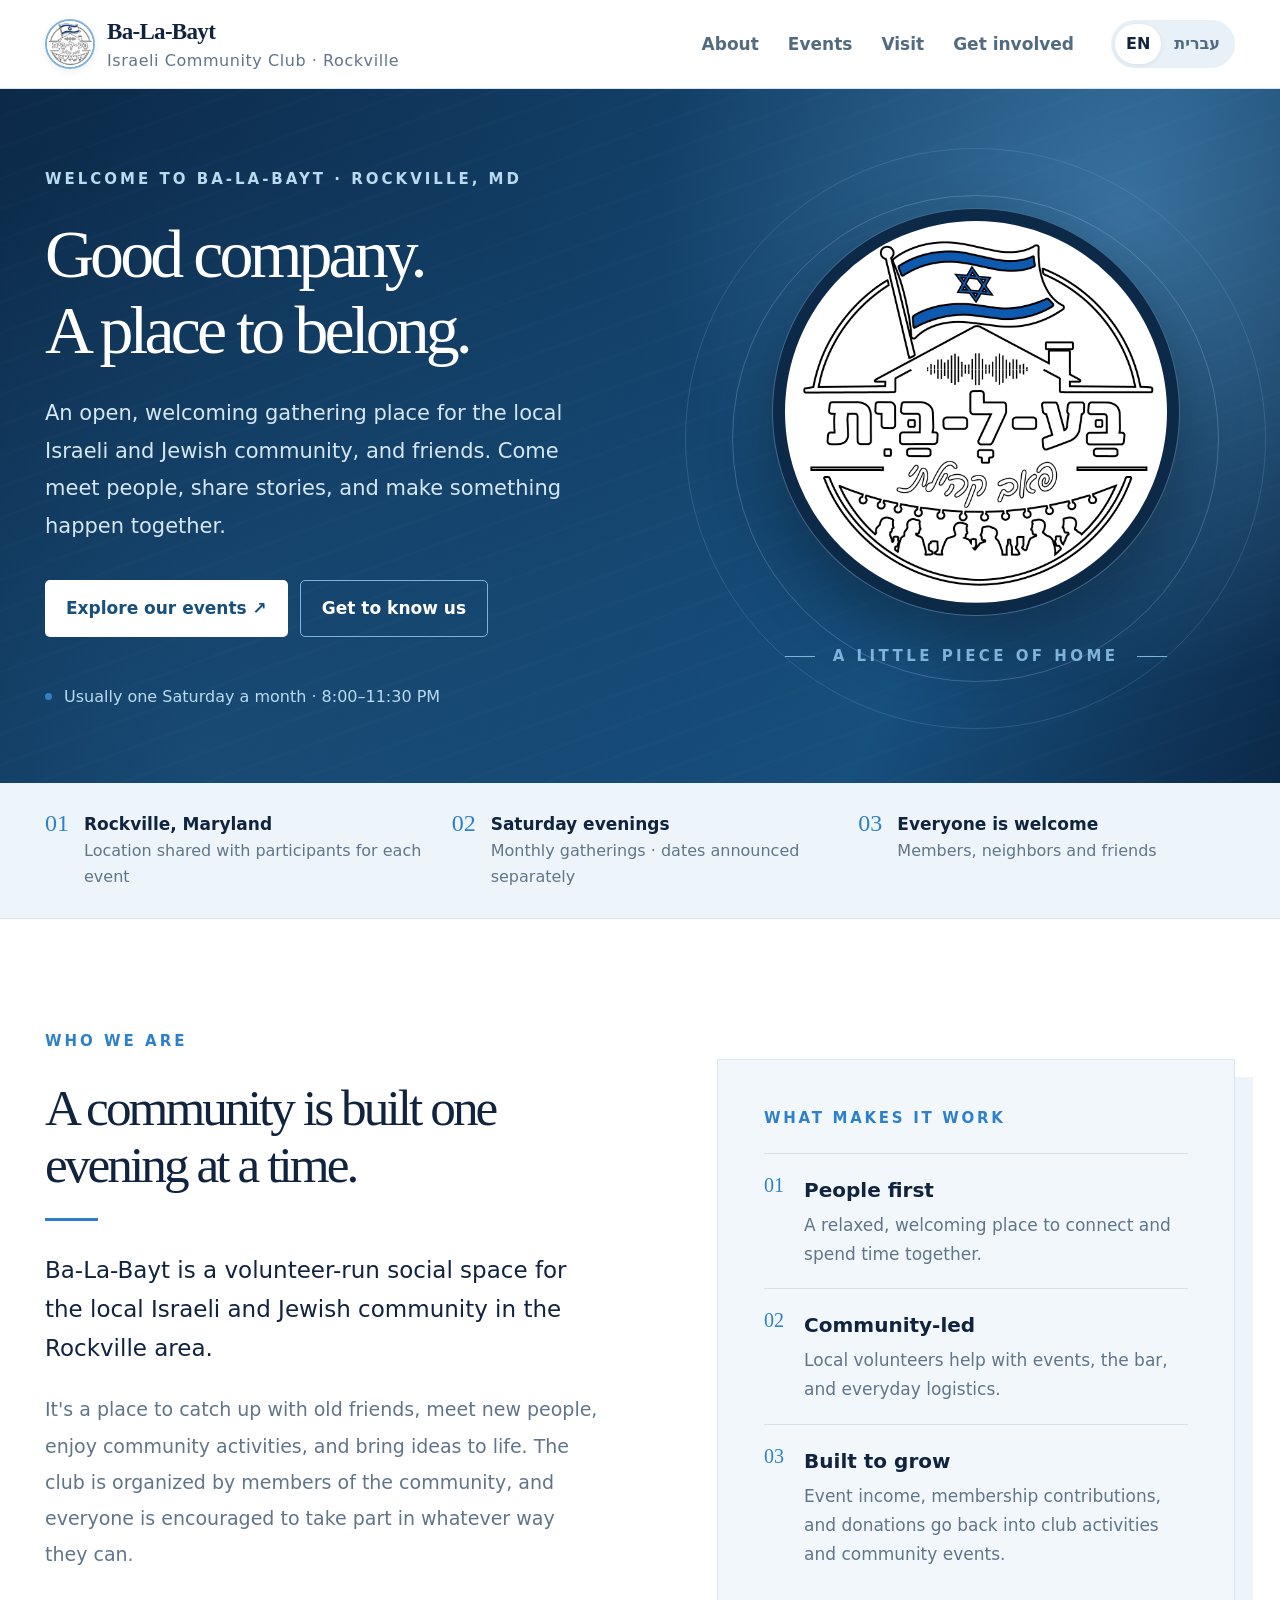
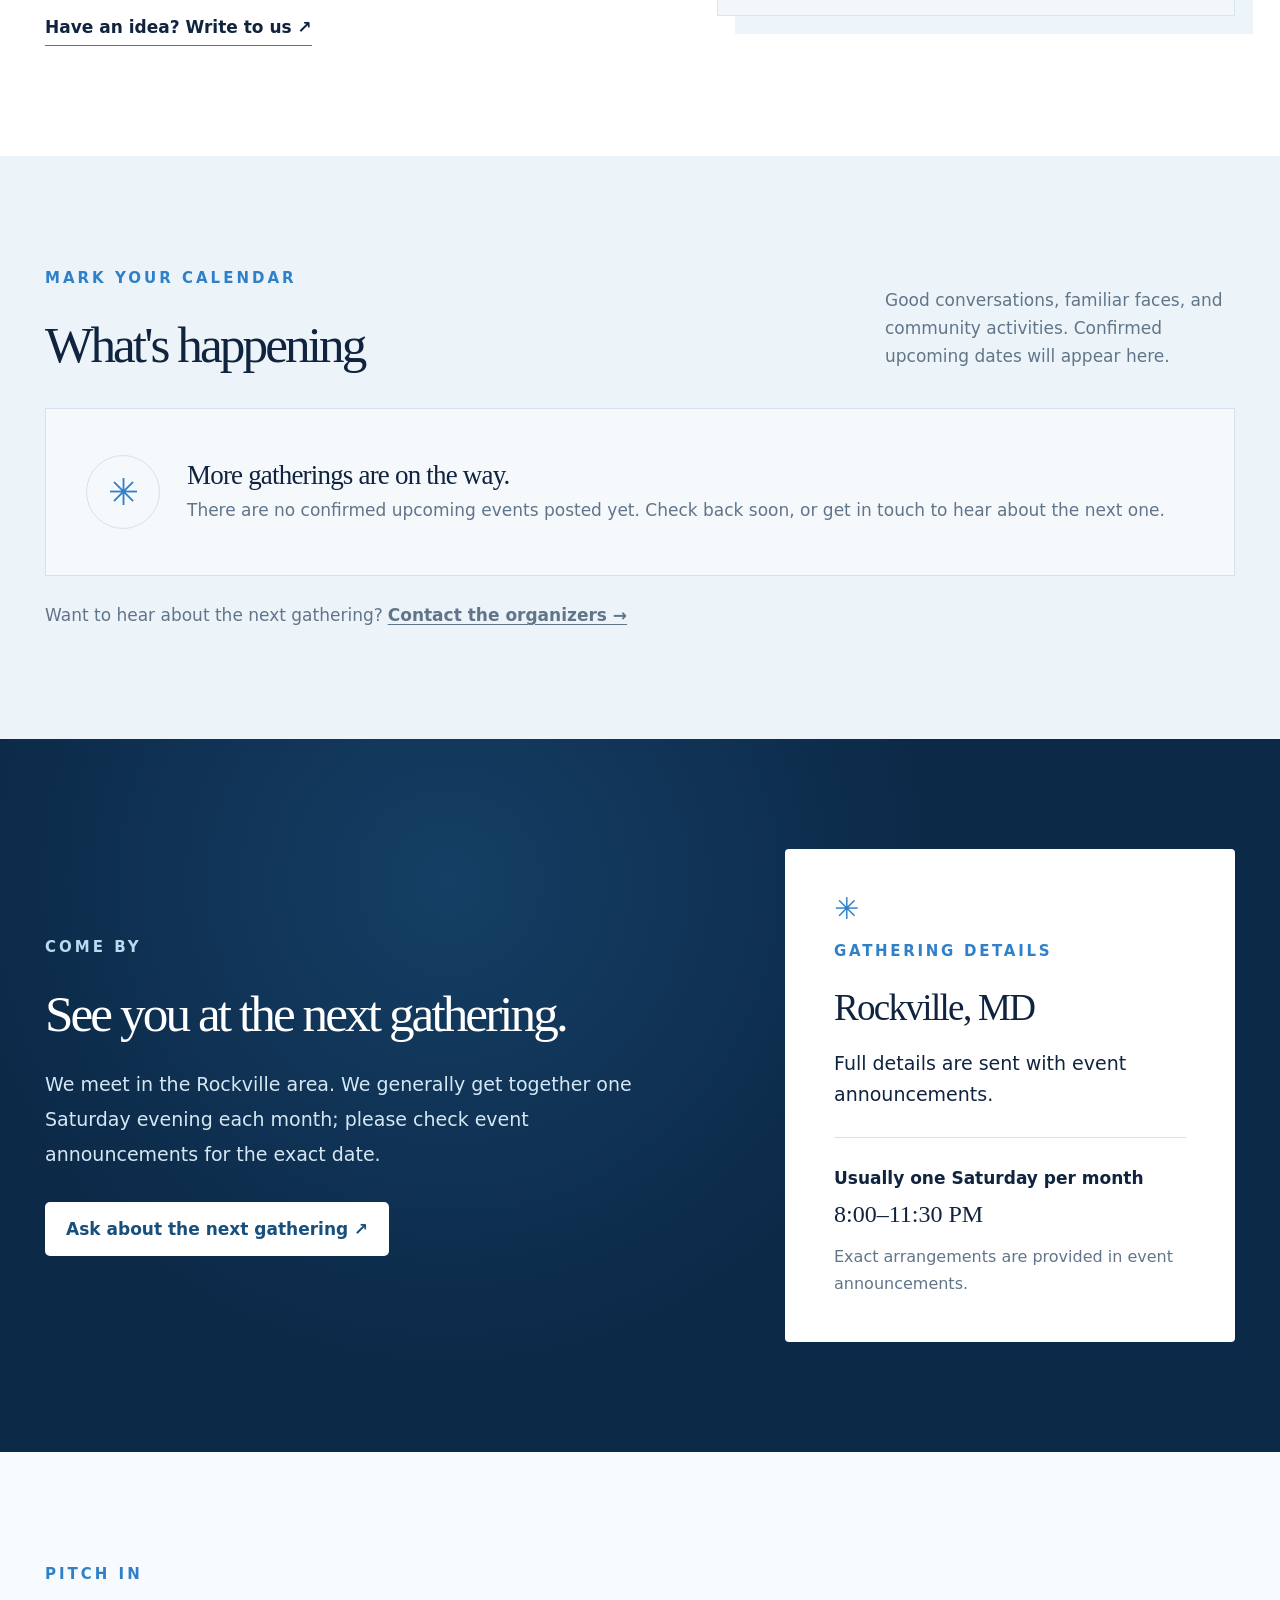
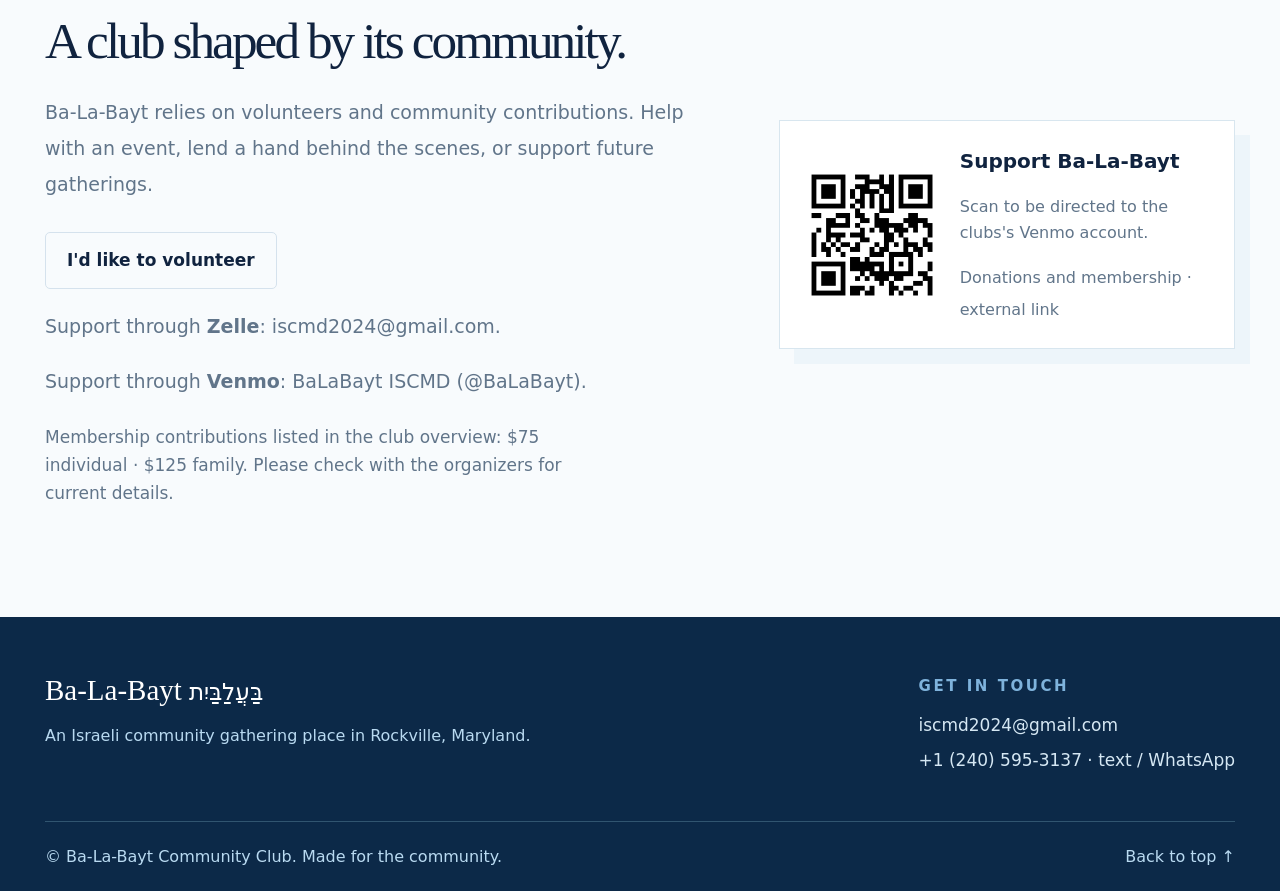
<file: index.html>
<!doctype html>
<html lang="en" dir="ltr">
<head>
  <meta charset="utf-8">
  <meta name="viewport" content="width=device-width, initial-scale=1">
  <meta name="theme-color" content="#0c2948">
  <meta name="description" content="Ba-La-Bayt is an Israeli community social club in Rockville, Maryland. Join us for gatherings, activities and community events.">
  <meta property="og:type" content="website">
  <meta property="og:title" content="Ba-La-Bayt · Israeli Community Club">
  <meta property="og:description" content="A place to gather, meet friends and feel at home in Rockville, Maryland.">
  <meta property="og:image" content="assets/balabayt-logo_v2_bg.webp">
  <meta name="color-scheme" content="light">
  <title>Ba-La-Bayt | Israeli Community Club</title>
  <link rel="icon" type="image/png" href="assets/balabayt-logo_v2_bg_favicon.png">
  <link rel="stylesheet" href="styles.css?v=3">
  <script defer src="content.js"></script>
  <script defer src="events.js"></script>
  <script defer src="main.js"></script>
</head>
<body>
  <a class="skip-link" href="#main" data-i18n="skip">Skip to content</a>
  <header class="site-header">
    <div class="container header-inner">
      <a href="#top" class="brand" aria-label="Ba-La-Bayt home">
        <img src="assets/balabayt-logo_v2_bg_favicon.png" width="50" height="50" alt="" aria-hidden="true">
        <span class="brand-name"><strong>Ba-La-Bayt</strong><small data-i18n="brandSubtitle">Israeli Community Club · Rockville</small></span>
      </a>
      <nav class="primary-nav" aria-label="Main navigation" id="nav">
        <a href="#about" data-i18n="navAbout">About</a>
        <a href="#events" data-i18n="navEvents">Events</a>
        <a href="#visit" data-i18n="navVisit">When we meet</a>
        <a href="#support" data-i18n="navSupport">Get involved</a>
      </nav>
      <div class="language-switch" role="group" aria-label="Language">
        <button type="button" data-lang="en" class="lang-btn active" lang="en" aria-pressed="true">EN</button>
        <button type="button" data-lang="he" class="lang-btn" lang="he" aria-pressed="false">עברית</button>
      </div>
    </div>
  </header>

  <main id="main">
    <section id="top" class="hero" aria-labelledby="hero-title">
      <div class="container hero-layout">
        <div class="hero-copy">
          <p class="eyebrow light" data-i18n="heroEyebrow">WELCOME TO BA-LA-BAYT · ROCKVILLE, MD</p>
          <h1 id="hero-title" data-i18n="heroTitle">Good company.<br>A place to belong.</h1>
          <p class="hero-lede" data-i18n="heroText">An open, welcoming gathering place for the local Israeli and Jewish community, and friends. Come meet people, share stories, and make something happen together.</p>
          <div class="hero-actions">
            <a class="button button-gold" href="#events" data-i18n="heroEvents">Explore our events <span aria-hidden="true">↗</span></a>
            <a class="button button-outline-light" href="#about" data-i18n="heroDiscover">Get to know us</a>
          </div>
          <div class="hero-meta"><span class="meta-dot"></span><span data-i18n="heroSchedule">Usually one Saturday a month · 8:00–11:30 PM</span></div>
        </div>
        <div class="hero-art" aria-label="Ba-La-Bayt provisional club logo">
          <div class="hero-ring ring-one"></div><div class="hero-ring ring-two"></div>
          <div class="hero-logo-wrap"><img class="hero-logo" src="assets/balabayt-logo_v2_bg.webp" alt="Ba-La-Bayt community club provisional logo" width="420" height="420"></div>
          <div class="hero-art-caption"><span class="caption-rule"></span><span data-i18n="artCaption">A LITTLE PIECE OF HOME</span><span class="caption-rule"></span></div>
        </div>
      </div>
    </section>

    <section class="info-strip" aria-label="At a glance">
      <div class="container info-inner">
        <div class="info-item"><span class="info-marker" aria-hidden="true">01</span><div><strong data-i18n="stripWhereTitle">Rockville, Maryland</strong><span data-i18n="stripWhereText">Location shared with participants for each event</span></div></div>
        <div class="info-item"><span class="info-marker" aria-hidden="true">02</span><div><strong data-i18n="stripWhenTitle">Saturday evenings</strong><span data-i18n="stripWhenText">Monthly gatherings · dates announced separately</span></div></div>
        <div class="info-item"><span class="info-marker" aria-hidden="true">03</span><div><strong data-i18n="stripWhoTitle">Everyone is welcome</strong><span data-i18n="stripWhoText">Members, neighbors and friends</span></div></div>
      </div>
    </section>

    <section class="section about-section" id="about" aria-labelledby="about-title">
      <div class="container about-layout">
        <div>
          <p class="eyebrow" data-i18n="aboutEyebrow">WHO WE ARE</p>
          <h2 id="about-title" class="section-title" data-i18n="aboutTitle">A community is built one evening at a time.</h2>
          <div class="section-rule"></div>
          <p class="big-copy" data-i18n="aboutLead">Ba-La-Bayt is a volunteer-run social space for the local Israeli and Jewish community in the Rockville area.</p>
          <p class="muted-copy" data-i18n="aboutBody">It's a place to catch up with old friends, meet new people, enjoy community activities, and bring ideas to life. The club is organized by members of the community, and everyone is encouraged to take part in whatever way they can.</p>
          <a class="text-link" href="mailto:iscmd2024@gmail.com?subject=Ba-La-Bayt%20-%20Getting%20involved" data-i18n="aboutLink">Have an idea? Write to us <span aria-hidden="true">↗</span></a>
        </div>
        <div class="values-panel">
          <p class="panel-overline" data-i18n="valuesLabel">WHAT MAKES IT WORK</p>
          <div class="value-row"><span class="value-number">01</span><div><h3 data-i18n="value1Title">People first</h3><p data-i18n="value1Body">A relaxed, welcoming place to connect and spend time together.</p></div></div>
          <div class="value-row"><span class="value-number">02</span><div><h3 data-i18n="value2Title">Community-led</h3><p data-i18n="value2Body">Local volunteers help with events, the bar, and everyday logistics.</p></div></div>
          <div class="value-row"><span class="value-number">03</span><div><h3 data-i18n="value3Title">Built to grow</h3><p data-i18n="value3Body">Event income, membership contributions, and donations go back into club activities and community events.</p></div></div>
        </div>
      </div>
    </section>

    <section class="section events-section" id="events" aria-labelledby="events-title">
      <div class="container">
        <div class="section-header">
          <div><p class="eyebrow" data-i18n="eventsEyebrow">MARK YOUR CALENDAR</p><h2 id="events-title" class="section-title" data-i18n="eventsTitle">What's happening</h2></div>
          <p class="header-note" data-i18n="eventsIntro">Good conversations, familiar faces, and community activities. Confirmed upcoming dates will appear here.</p>
        </div>
        <div id="events-list" class="events-grid" aria-live="polite"></div>
        <div class="events-foot"><span data-i18n="eventsFoot">Want to hear about the next gathering?</span> <a href="mailto:iscmd2024@gmail.com?subject=Ba-La-Bayt%20-%20Event%20updates" data-i18n="eventsEmail">Contact the organizers →</a></div>
      </div>
    </section>

    <section class="section visit-section" id="visit" aria-labelledby="visit-title">
      <div class="container visit-layout">
        <div class="visit-copy">
          <p class="eyebrow light" data-i18n="visitEyebrow">COME BY</p>
          <h2 id="visit-title" class="section-title light-title" data-i18n="visitTitle">See you at the next gathering.</h2>
          <p data-i18n="visitLead">We meet in the Rockville area. We generally get together one Saturday evening each month; please check event announcements for the exact date.</p>
          <a href="mailto:iscmd2024@gmail.com?subject=Ba-La-Bayt%20-%20Next%20gathering" class="button button-gold" data-i18n="visitDirections">Ask about the next gathering ↗</a>
        </div>
        <div class="location-card">
          <span class="location-symbol" aria-hidden="true">✳</span>
          <p class="card-kicker" data-i18n="locationKicker">GATHERING DETAILS</p>
          <h3>Rockville, MD</h3>
          <p>Full details are sent with event announcements.</p>
          <div class="card-divider"></div>
          <p class="location-day" data-i18n="locationDay">Usually one Saturday per month</p>
          <p class="location-time" dir="ltr">8:00–11:30 PM</p>
          <small data-i18n="locationNote">Exact arrangements are provided in event announcements.</small>
        </div>
      </div>
    </section>

    <section class="section support-section" id="support" aria-labelledby="support-title">
      <div class="container support-layout">
        <div>
          <p class="eyebrow" data-i18n="supportEyebrow">PITCH IN</p>
          <h2 id="support-title" class="section-title" data-i18n="supportTitle">A club shaped by its community.</h2>
          <p class="muted-copy" data-i18n="supportText">Ba-La-Bayt relies on volunteers and community contributions. Help with an event, lend a hand behind the scenes, or support future gatherings.</p>
          <div class="support-actions">
            <a class="button button-outline-dark" href="mailto:iscmd2024@gmail.com?subject=Ba-La-Bayt%20-%20Volunteering" data-i18n="volunteerButton">I'd like to volunteer</a>
          </div>
          <p class="muted-copy">Support through <strong>Zelle</strong>: iscmd2024@gmail.com.</p>
          <p class="muted-copy">Support through <strong>Venmo</strong>: BaLaBayt ISCMD (@BaLaBayt).</p>
          <p class="fees" data-i18n="fees">Membership contributions listed in the club overview: $75 individual · $125 family. Please check with the organizers for current details.</p>
        </div>
        <div class="qr-card"><img src="assets/qr_generated_Venmo.png" alt="QR code link to Ba-La-Bayt's Venmo account" width="168" height="168" loading="lazy"><div><strong data-i18n="qrTitle">Support Ba-La-Bayt</strong><p data-i18n="qrText_venmo">Scan to be directed to the clubs's Venmo account.</p><small data-i18n="qrSmall">Donations and membership · external link</small></div></div>
      </div>
    </section>
  </main>
  <footer class="footer" id="contact">
    <div class="container footer-top">
      <div><div class="footer-brand">Ba-La-Bayt <span lang="he" dir="rtl">בַּעֲלַבַּיִת</span></div><p data-i18n="footerLine">An Israeli community gathering place in Rockville, Maryland.</p></div>
      <div class="footer-contact"><span data-i18n="footerContact">GET IN TOUCH</span><a href="mailto:iscmd2024@gmail.com">iscmd2024@gmail.com</a><a href="https://wa.me/12405953137" target="_blank" rel="noopener noreferrer"><bdi>+1 (240) 595-3137</bdi> <span data-i18n="whatsapp">· text / WhatsApp</span></a></div>
    </div>
    <div class="container footer-bottom"><span data-i18n="footerCopyright">© Ba-La-Bayt Community Club. Made for the community.</span><a href="#top" data-i18n="backTop">Back to top ↑</a></div>
  </footer>
</body>
</html>
</file>
<file: styles.css>
:root{
  /* ================================
     BA-LA-BAYT COLOR PALETTE
     Change colors here only.
     Everything below uses these variables.
     ================================ */

  /* Brand / primary */
  --color-primary-dark:#0c2948;
  --color-primary:#174f7d;
  --color-primary-mid:#1f5f97;
  --color-accent:#2f80c9;
  --color-accent-hover:#1f6fae;
  --color-accent-light:#7fb3dc;

  /* Backgrounds */
  --color-bg-main:#ffffff;
  --color-bg-soft:#f8fbfd;
  --color-bg-muted:#edf5fa;
  --color-bg-section:#edf4f9;
  --color-bg-panel:#f1f7fb;
  --color-bg-control:#e8f1f8;
  --color-bg-hover:#e7f2fa;
  --color-bg-empty:#f5f9fc;

  /* Text */
  --color-text-main:#10233f;
  --color-text-secondary:#61758a;
  --color-text-tertiary:#526b80;
  --color-text-on-dark:#ffffff;
  --color-text-on-dark-muted:#d5e7f3;
  --color-text-on-dark-soft:#b9daf1;

  /* Borders / separators */
  --color-border:#d5e2ed;
  --color-border-soft:#d8e6ef;
  --color-border-muted:#d7e5ef;
  --color-border-control:#7fb3dc;
  --color-footer-border:#315570;

  /* Decorative / shadows / overlays */
  --color-shadow-soft:rgba(16,35,63,.08);
  --color-shadow-medium:rgba(12,41,72,.22);
  --color-shadow-dark:rgba(5,18,32,.42);
  --color-overlay-white-soft:rgba(255,255,255,.06);
  --color-overlay-white-line:rgba(255,255,255,.10);
  --color-overlay-blue-light:rgba(126,183,223,.33);
  --color-overlay-blue-mid:rgba(38,107,159,.33);
  --color-ring-one:rgba(127,179,220,.22);
  --color-ring-two:rgba(185,218,241,.24);
  --color-logo-frame:rgba(127,179,220,.45);
  --color-transparent:transparent;

  /* Typography scale */
  --font-size-xs:15px;
  --font-size-sm:16px;
  --font-size-ui:17px;
  --font-size-body:19px;
  --font-size-body-lg:21px;
  --font-size-card-title:20px;
  --font-size-section-lead:23px;

  /* Layout */
  --max:1190px;
}

*{box-sizing:border-box}
html{scroll-behavior:smooth;scroll-padding-top:90px}
body{margin:0;background:var(--color-bg-main);color:var(--color-text-main);font:var(--font-size-body)/1.65 system-ui,-apple-system,BlinkMacSystemFont,"Segoe UI",Arial,sans-serif;-webkit-font-smoothing:antialiased}
button,a{font:inherit}
a{color:inherit}
a:focus-visible,button:focus-visible{outline:3px solid var(--color-accent);outline-offset:4px}
button{cursor:pointer}
.container{width:min(var(--max),calc(100% - 72px));margin-inline:auto}
.skip-link{position:absolute;z-index:20;top:-80px;inset-inline-start:15px;background:var(--color-accent);color:var(--color-text-on-dark);padding:12px;border-radius:4px}
.skip-link:focus{top:12px}

.site-header{position:sticky;top:0;z-index:10;background:var(--color-bg-main);backdrop-filter:blur(14px);border-bottom:1px solid var(--color-border-muted)}
.header-inner{display:flex;align-items:center;gap:22px;min-height:88px}
.brand{display:flex;align-items:center;gap:12px;text-decoration:none;flex-shrink:0}
.brand img{border-radius:50%;border:2px solid var(--color-border-control);object-fit:cover;box-shadow:0 2px 9px var(--color-shadow-soft)}
.brand-name{display:flex;flex-direction:column;line-height:1.2}
.brand-name strong{font-family:Georgia,"Times New Roman",serif;font-size:23px;letter-spacing:-.03em}
.brand-name small{font-size:var(--font-size-sm);letter-spacing:.035em;color:var(--color-text-secondary);margin-top:5px}
.primary-nav{display:flex;align-items:center;justify-content:center;gap:29px;margin-inline-start:auto}
.primary-nav a{font-size:var(--font-size-ui);font-weight:650;color:var(--color-text-tertiary);text-decoration:none;white-space:nowrap}
.primary-nav a:hover,.text-link:hover{color:var(--color-accent-hover)}
.language-switch{display:flex;align-items:center;gap:2px;padding:4px;background:var(--color-bg-control);border-radius:40px;margin-inline-start:15px;white-space:nowrap}
.lang-btn{border:0;background:var(--color-transparent);border-radius:28px;padding:7px 11px;font-size:var(--font-size-sm);font-weight:740;color:var(--color-text-tertiary);min-width:43px}
.lang-btn.active{background:var(--color-bg-main);box-shadow:0 1px 5px var(--color-shadow-soft);color:var(--color-text-main)}

.hero{background:radial-gradient(circle at 88% 19%,var(--color-overlay-blue-light),var(--color-transparent) 37%),radial-gradient(circle at 15% 95%,var(--color-overlay-blue-mid),var(--color-transparent) 48%),linear-gradient(115deg,var(--color-primary-dark),var(--color-primary) 73%,var(--color-primary-dark));color:var(--color-text-on-dark);overflow:hidden;position:relative}
.hero:before{content:"";position:absolute;inset:0;opacity:.13;pointer-events:none;background:repeating-linear-gradient(160deg,var(--color-transparent) 0px,var(--color-transparent) 24px,var(--color-overlay-white-line) 26px,var(--color-transparent) 29px)}
.hero-layout{min-height:605px;display:grid;grid-template-columns:1.09fr .91fr;align-items:center;gap:50px;position:relative;padding-block:78px 73px}
.eyebrow{font-size:var(--font-size-xs);font-weight:810;letter-spacing:.2em;color:var(--color-accent);margin:0 0 25px;text-transform:uppercase}
.eyebrow.light{color:var(--color-text-on-dark-soft)}
.hero h1,.section-title{font-family:Georgia,"Times New Roman",serif;letter-spacing:-.057em;font-weight:500;line-height:1.12}
.hero h1{font-size:clamp(48px,5.3vw,81px);margin:0 0 26px;max-width:730px}
.hero-lede{max-width:570px;font-size:var(--font-size-body-lg);line-height:1.8;color:var(--color-text-on-dark-muted);margin:0 0 34px}
.hero-actions,.support-actions{display:flex;flex-wrap:wrap;gap:12px}
.button{display:inline-flex;align-items:center;justify-content:center;text-decoration:none;gap:8px;font-size:var(--font-size-ui);font-weight:770;line-height:1.45;border-radius:5px;padding:15px 21px;min-height:49px;text-align:center;transition:transform .15s,background .15s}
.button:hover{transform:translateY(-2px)}
.button-gold{background:var(--color-bg-main);color:var(--color-primary)}
.button-gold:hover{background:var(--color-bg-hover)}
.button-outline-light{color:var(--color-text-on-dark);border:1px solid var(--color-accent-light)}
.button-outline-light:hover{background:var(--color-overlay-white-soft)}
.button-dark{background:var(--color-primary-dark);color:var(--color-text-on-dark)}
.button-dark:hover{background:var(--color-primary)}
.button-outline-dark{border:1px solid var(--color-border);color:var(--color-text-main)}
.button-outline-dark:hover{background:var(--color-bg-muted)}
.hero-meta{display:flex;align-items:center;gap:12px;color:var(--color-text-on-dark-soft);font-size:var(--font-size-sm);margin-top:47px}
.meta-dot{width:7px;height:7px;border-radius:50%;background:var(--color-accent);flex-shrink:0}
.hero-art{display:grid;place-items:center;position:relative;isolation:isolate;min-width:0}
.hero-ring{position:absolute;border:1px solid var(--color-ring-one);border-radius:50%;width:112%;aspect-ratio:1}
.ring-two{width:94%;border-color:var(--color-ring-two)}
.hero-logo-wrap{border-radius:50%;width:min(100%,408px);aspect-ratio:1;padding:12px;border:1px solid var(--color-logo-frame);box-shadow:0 28px 60px var(--color-shadow-dark);background:var(--color-primary-dark)}
.hero-logo{width:100%;height:100%;border-radius:50%;object-fit:cover;display:block}
.hero-art-caption{display:flex;align-items:center;justify-content:center;gap:18px;margin-top:28px;font-size:var(--font-size-xs);font-weight:700;letter-spacing:.23em;color:var(--color-accent-light)}
.caption-rule{display:block;width:30px;height:1px;background:var(--color-accent-light)}

.info-strip{background:var(--color-bg-muted);border-bottom:1px solid var(--color-border-muted)}
.info-inner{display:grid;grid-template-columns:repeat(3,1fr);gap:30px;padding-block:27px}
.info-item{display:flex;gap:15px;align-items:flex-start}
.info-marker{font-family:Georgia,serif;color:var(--color-accent);font-size:24px;line-height:1.15}
.info-item div{display:flex;flex-direction:column}
.info-item strong{font-size:var(--font-size-ui)}
.info-item span:last-child{font-size:var(--font-size-sm);color:var(--color-text-secondary)}

.section{padding-block:110px}
.about-section{background:var(--color-bg-main)}
.about-layout{display:grid;grid-template-columns:1fr .93fr;gap:clamp(60px,9vw,150px);align-items:center}
.section-title{font-size:clamp(35px,4vw,56px);margin:0 0 25px}
.section-rule{height:3px;width:53px;background:var(--color-accent);margin:0 0 30px}
.big-copy{font-size:var(--font-size-section-lead);line-height:1.7;color:var(--color-text-main)}
.muted-copy{font-size:var(--font-size-body);color:var(--color-text-secondary);line-height:1.9}
.text-link{display:inline-block;font-size:var(--font-size-ui);font-weight:750;text-decoration:none;border-bottom:1px solid var(--color-accent);margin-top:22px;padding-bottom:4px}
.values-panel{padding:46px;background:var(--color-bg-panel);border:1px solid var(--color-border-soft);box-shadow:18px 18px 0 var(--color-bg-muted)}
.panel-overline,.card-kicker{font-size:var(--font-size-xs);letter-spacing:.18em;color:var(--color-accent);font-weight:800;margin:0 0 22px}
.value-row{display:flex;gap:20px;padding:20px 0;border-top:1px solid var(--color-border)}
.value-row:last-child{padding-bottom:0}
.value-number{font:20px Georgia,serif;color:var(--color-accent)}
.value-row h3{font-size:var(--font-size-card-title);margin:0 0 4px}
.value-row p{font-size:var(--font-size-ui);color:var(--color-text-secondary);line-height:1.7;margin:0}

.events-section{background:var(--color-bg-section)}
.section-header{display:flex;gap:60px;justify-content:space-between;align-items:end;margin-bottom:35px}
.section-header .section-title{margin-bottom:0}
.header-note{max-width:350px;color:var(--color-text-secondary);font-size:var(--font-size-ui);margin:0 0 3px}
/*.events-grid{display:grid;grid-template-columns:repeat(3,1fr);gap:20px}*/
.events-grid{
  display:grid;
  grid-template-columns:1fr;
  gap:24px;
}

.events-grid--multiple {
  grid-template-columns:repeat(2,minmax(0,1fr));
}

.empty-events{grid-column:1/-1;display:grid;grid-template-columns:auto 1fr;align-items:center;gap:27px;background:var(--color-bg-empty);border:1px solid var(--color-border);padding:35px 40px;min-height:168px}
.empty-icon{display:grid;place-items:center;width:74px;height:74px;border:1px solid var(--color-border);border-radius:50%;font:37px Georgia,serif;color:var(--color-accent)}
.empty-events h3{font:27px Georgia,serif;letter-spacing:-.03em;margin:0 0 5px}
.empty-events p{color:var(--color-text-secondary);font-size:var(--font-size-ui);margin:0}
/*.event-card{display:flex;flex-direction:column;background:var(--color-bg-main);border:1px solid var(--color-border);border-radius:5px;padding:30px;box-shadow:0 4px 15px var(--color-shadow-soft);gap:13px}*/
.event-card.has-image{
  display:grid;
  grid-template-columns:minmax(0,3fr) minmax(280px,2fr);
  align-items:stretch;
}
.event-card.has-image{
  display:grid;
  grid-template-columns:minmax(0,3fr) minmax(280px,2fr);
  align-items:stretch;
}
.events-grid--multiple .event-card.has-image {
  display:flex;
  flex-direction:column;
}
.events-grid--multiple .event-media {
  order:-1;
}
.events-grid--multiple .event-media {
  min-height:240px;
  height:240px;
}

.events-grid--multiple .event-image {
  min-height:240px;
  height:240px;
}
.event-content{
  display:flex;
  flex-direction:column;
  gap:13px;
  padding:34px;
}
.event-type{font-size:var(--font-size-xs);color:var(--color-accent);letter-spacing:.1em;font-weight:800;text-transform:uppercase}
/*.event-card h3{font:26px/1.2 Georgia,serif;letter-spacing:-.03em;margin:0}*/
.event-card h3{
  font:30px/1.2 Georgia,serif;
  letter-spacing:-.03em;
  margin:0;
}
.event-description{
  max-width:760px;
}
.event-media{
  min-height:320px;
  background:var(--color-bg-muted);
  overflow:hidden;
}

.event-image{
  display:block;
  width:100%;
  height:100%;
  min-height:320px;
  object-fit:contain;
}
.event-card p{font-size:var(--font-size-body);line-height:1.7;color:var(--color-text-secondary);margin:0}
.event-card .event-date{font-weight:760;color:var(--color-text-main)}
.event-actions{display:flex;align-items:center;gap:13px;flex-wrap:wrap;margin-top:auto;padding-top:12px}
.event-actions a{font-size:var(--font-size-ui);font-weight:750;color:var(--color-accent-hover)}
.event-qr{width:66px;height:66px;object-fit:contain;border:1px solid var(--color-border)}
.events-foot{display:flex;flex-wrap:wrap;gap:5px;font-size:var(--font-size-ui);margin-top:25px;color:var(--color-text-secondary)}
.events-foot a{font-weight:750;text-decoration:underline;text-underline-offset:3px}

.visit-section{background:radial-gradient(circle at 35% 20%,var(--color-overlay-blue-mid),var(--color-transparent) 48%),var(--color-primary-dark);color:var(--color-text-on-dark)}
.visit-layout{display:grid;grid-template-columns:1.1fr .75fr;align-items:center;gap:80px}
.light-title{color:var(--color-text-on-dark)}
.visit-copy>p:not(.eyebrow){max-width:610px;color:var(--color-text-on-dark-muted);line-height:1.85;font-size:var(--font-size-body);margin-bottom:29px}
.location-card{background:var(--color-bg-main);color:var(--color-text-main);padding:45px 49px;border-radius:4px;box-shadow:15px 16px 0 var(--color-shadow-medium)}
.location-symbol{display:block;color:var(--color-accent);font-size:30px;line-height:1;margin-bottom:15px}
.location-card h3{font:37px Georgia,serif;letter-spacing:-.045em;margin:0 0 12px}
.location-card address{font-size:var(--font-size-ui);font-style:normal;color:var(--color-text-secondary);line-height:1.8;text-align:start;unicode-bidi:isolate}
.card-divider{height:1px;background:var(--color-border);margin-block:26px}
.location-day{font-size:var(--font-size-ui);font-weight:760;margin:0 0 3px}
.location-time{font-size:24px;font-family:Georgia,serif;direction:ltr;text-align:start;margin:0 0 10px}
.location-card small{display:block;color:var(--color-text-secondary);font-size:var(--font-size-sm)}

.support-section{background:var(--color-bg-soft)}
.support-layout{display:grid;grid-template-columns:1.12fr .8fr;align-items:center;gap:95px}
.support-layout .section-title{max-width:590px}
.support-actions{margin-top:30px}
.fees{font-size:var(--font-size-ui);color:var(--color-text-secondary);margin:24px 0 0;max-width:565px}
.qr-card{display:flex;align-items:center;gap:20px;background:var(--color-bg-main);border:1px solid var(--color-border-soft);padding:24px;box-shadow:15px 15px 0 var(--color-bg-muted)}
.qr-card img{width:136px;height:136px;object-fit:contain;flex-shrink:0}
.qr-card strong{font-size:var(--font-size-card-title)}
.qr-card p{font-size:var(--font-size-sm);color:var(--color-text-secondary);line-height:1.6}
.qr-card small{font-size:var(--font-size-sm);color:var(--color-text-secondary)}

.footer{background:var(--color-primary-dark);color:var(--color-text-on-dark-muted);padding-block:57px 20px}
.footer-top{display:flex;justify-content:space-between;align-items:start;gap:40px;padding-bottom:47px}
.footer-brand{font:29px Georgia,serif;color:var(--color-text-on-dark)}
.footer-brand span{font-family:Arial,sans-serif;margin-inline-start:10px;font-size:23px}
.footer-top p{font-size:var(--font-size-sm);color:var(--color-text-on-dark-soft)}
.footer-contact{display:flex;flex-direction:column;gap:7px}
.footer-contact>span{font-size:var(--font-size-xs);font-weight:800;letter-spacing:.17em;color:var(--color-accent-light);margin-bottom:5px}
.footer-contact a{font-size:var(--font-size-ui);text-decoration:none}
.footer-contact a:hover{color:var(--color-text-on-dark-soft)}
.footer-bottom{border-top:1px solid var(--color-footer-border);display:flex;justify-content:space-between;gap:20px;font-size:var(--font-size-sm);color:var(--color-text-on-dark-soft);padding-top:22px}
.footer-bottom a{text-decoration:none}

html[dir="rtl"] .hero h1,html[dir="rtl"] .section-title,html[dir="rtl"] .empty-events h3,html[dir="rtl"] .location-card h3{font-family:Arial,"Noto Sans Hebrew",sans-serif;letter-spacing:-.035em;font-weight:700}
html[dir="rtl"] .primary-nav{margin-inline-start:auto}
html[dir="rtl"] .eyebrow,html[dir="rtl"] .panel-overline,html[dir="rtl"] .card-kicker{letter-spacing:.02em}
html[dir="rtl"] .brand-name strong{font-family:Arial,sans-serif;font-size:22px}
html[dir="rtl"] .hero-art-caption{letter-spacing:0}
html[dir="rtl"] .location-card address{direction:ltr;text-align:right}
html[dir="rtl"] .location-time{direction:ltr;text-align:right}
html[dir="rtl"] .info-marker{font-family:Georgia,serif}
html[dir="rtl"] .value-number{font-family:Georgia,serif}

@media(max-width:1000px){
  .container{width:min(var(--max),calc(100% - 44px))}
  .primary-nav{gap:15px}
  .header-inner{gap:13px}
  .brand-name small{max-width:150px}
  .language-switch{margin-inline-start:5px}
  .hero-layout{gap:30px}
  .hero h1{font-size:clamp(42px,5.4vw,65px)}
  .hero-logo-wrap{max-width:345px}
  .section{padding-block:84px}
  .about-layout,.support-layout{gap:48px}
  .visit-layout{gap:45px}
  .qr-card{flex-direction:column;text-align:center}
  .event-card.has-image{
    grid-template-columns:minmax(0,1.35fr) minmax(250px,.65fr);
  }
  .event-media,
  .event-image{
    min-height:300px;
  }
}

@media(max-width:740px){
  .header-inner{min-height:76px;flex-wrap:wrap;padding-block:10px;gap:8px 14px}
  .brand{margin-inline-end:auto}
  .brand img{width:43px;height:43px}
  .brand-name strong{font-size:20px}
  .brand-name small{font-size:var(--font-size-xs)}
  .primary-nav{order:3;flex-basis:100%;justify-content:space-between;gap:8px;padding-block:7px 2px;margin:0}
  .primary-nav a{font-size:var(--font-size-sm)}
  .language-switch{margin:0}
  .hero-layout{grid-template-columns:1fr;gap:32px;min-height:auto;padding-block:66px 47px}
  .hero h1{font-size:clamp(44px,8.7vw,63px)}
  .hero-lede{font-size:var(--font-size-body)}
  .hero-meta{margin-top:31px}
  .hero-art{max-width:330px;justify-self:center;width:72%}
  .hero-logo-wrap{width:100%}
  .hero-art-caption{white-space:nowrap;margin-top:18px}
  .info-inner{grid-template-columns:1fr;gap:18px;padding-block:23px}
  .info-item strong{font-size:var(--font-size-ui)}
  .section{padding-block:66px}
  .about-layout,.visit-layout,.support-layout{grid-template-columns:1fr;gap:45px}
  .values-panel{margin-inline-end:16px;padding:30px}
  .section-header{display:block}
  .header-note{margin-top:18px}
  .events-grid{grid-template-columns:1fr}
  .qr-card{flex-direction:row;text-align:start;width:100%;max-width:490px}
  .footer-top{flex-direction:column}
  .footer-bottom{flex-direction:column;gap:10px}
  .event-card.has-image{
    grid-template-columns:1fr;
  }
  .event-content{
    padding:28px;
  }
  .event-media,
  .event-image{
    min-height:260px;
  }
  .event-image{
    max-height:460px;
  }
  .events-grid--multiple {
    grid-template-columns:1fr;
  }
}

@media(max-width:430px){
  .container{width:calc(100% - 32px)}
  .brand-name strong{font-size:18px}
  .brand-name small{font-size:var(--font-size-xs)}
  .lang-btn{min-width:35px;padding:6px 8px}
  .hero h1{font-size:43px}
  .hero-actions,.support-actions{flex-direction:column;align-items:stretch}
  .button{width:100%}
  .hero-art{width:79%}
  .empty-events{grid-template-columns:1fr;padding:25px}
  .location-card{padding:33px}
  .qr-card{padding:15px;gap:12px}
  .qr-card img{width:102px;height:102px}
  .qr-card strong{font-size:var(--font-size-ui)}
  .qr-card p{font-size:var(--font-size-sm)}
  .event-content{
    padding:23px;
  }
  .event-card h3{
    font-size:26px;
  }
  .event-media,
  .event-image{
    min-height:220px;
  }
}

@media(prefers-reduced-motion:reduce){
  html{scroll-behavior:auto}
  .button{transition:none}
}
</file>
